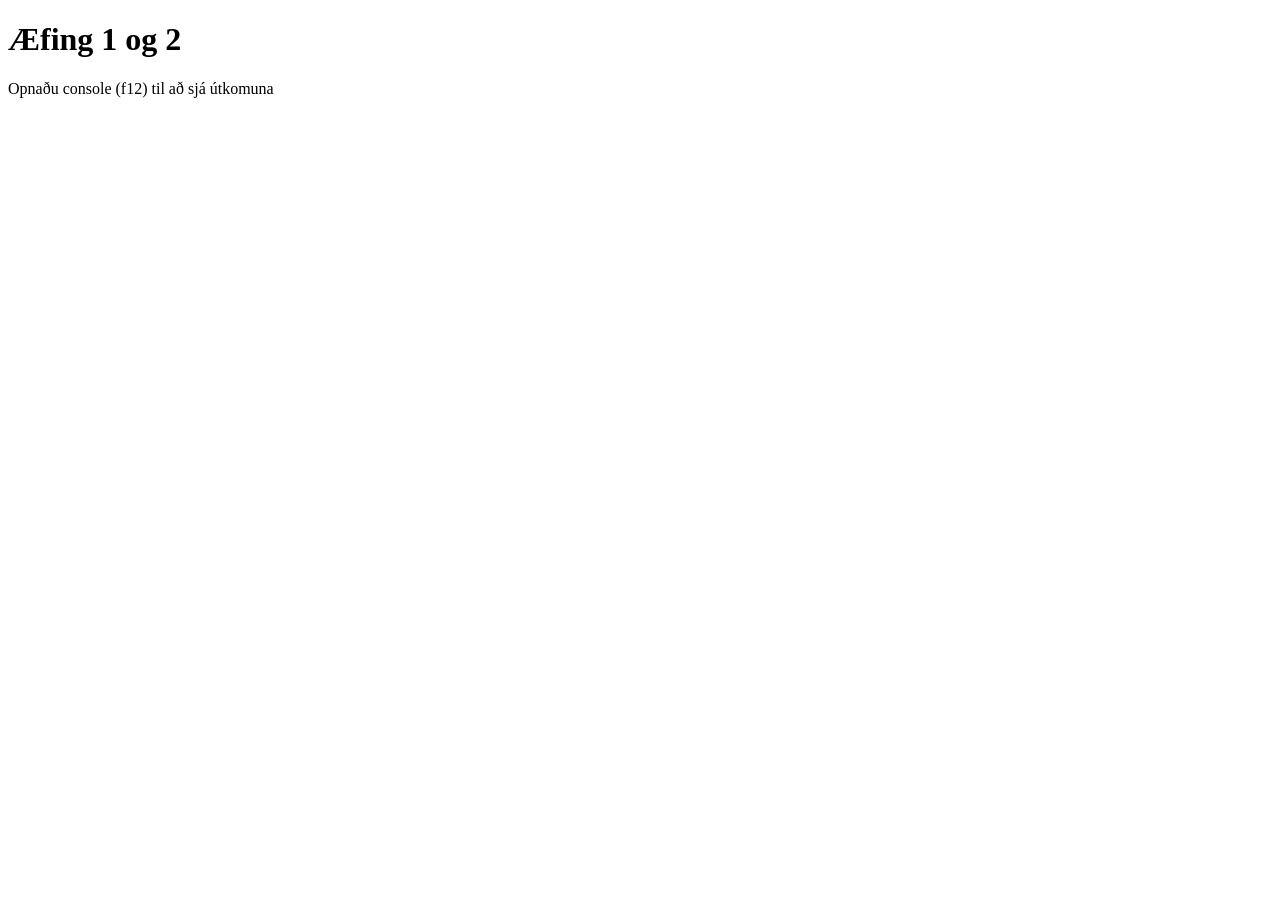
<file: index.html>
<!doctype html>
<html lang="en">
  <head>
    <meta charset="UTF-8" />
    <meta name="viewport" content="width=device-width, initial-scale=1.0" />
    <title>Æfing 1 og 2</title>
    <script src="script.js"></script>
  </head>
  <body>
    <h1>Æfing 1 og 2</h1>
    <p>Opnaðu console (f12) til að sjá útkomuna</p>
  </body>
</html>
</file>
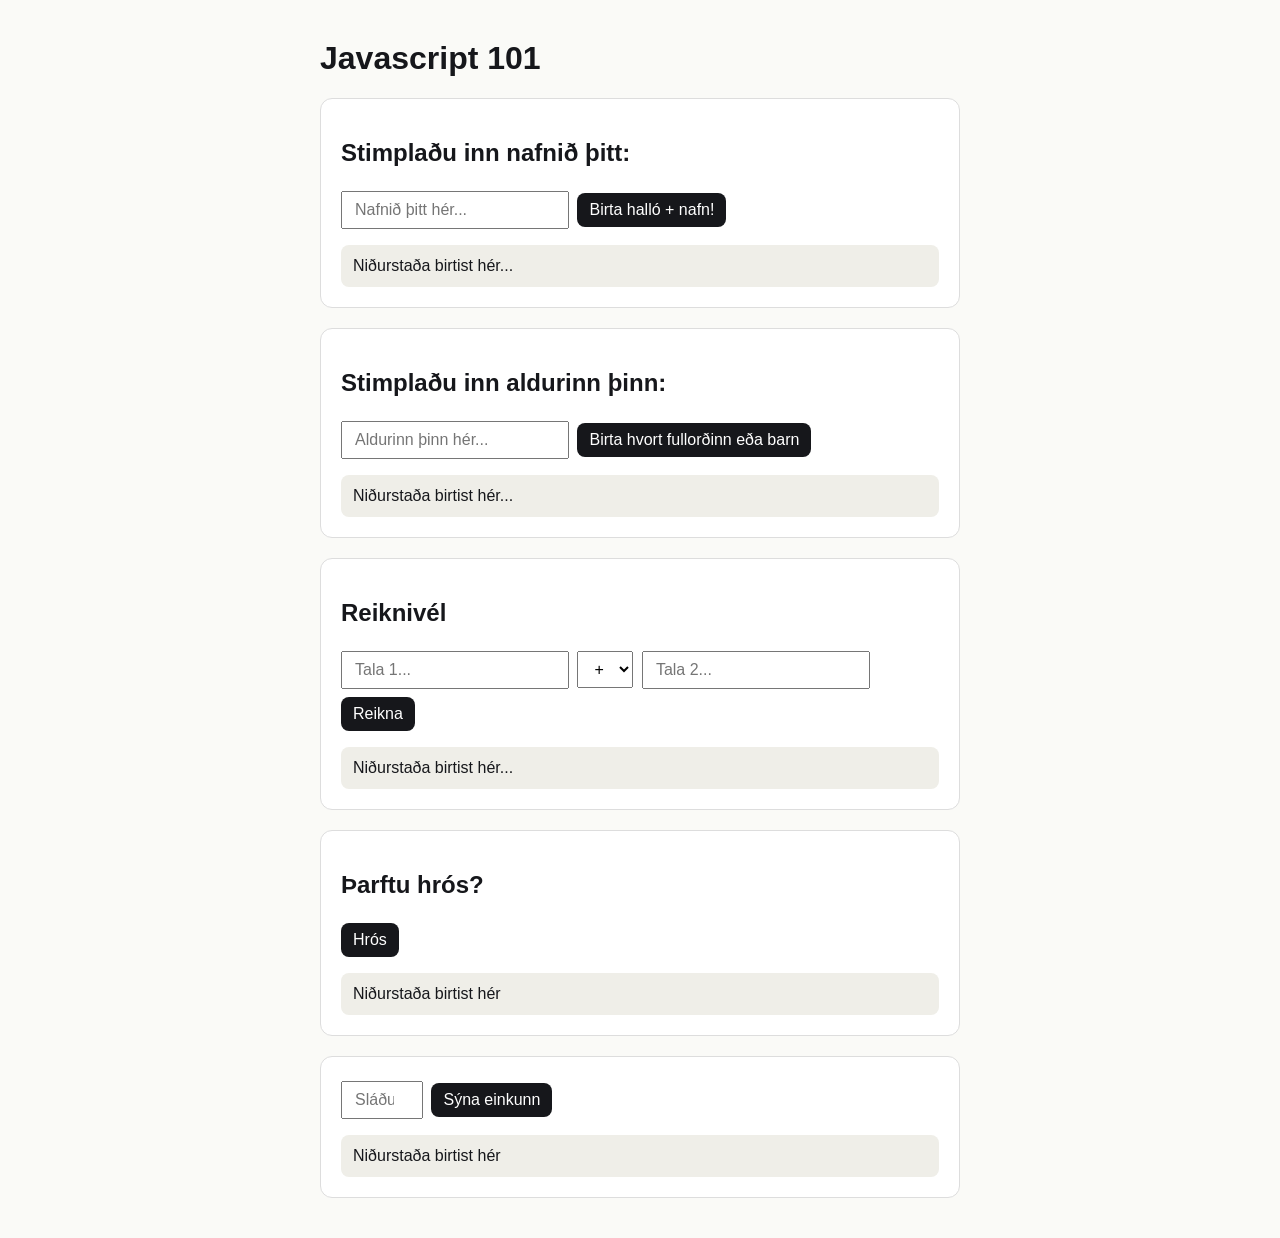
<file: aefing3/index.html>
<!doctype html>
<html lang="is">
  <head>
    <meta charset="UTF-8" />
    <meta name="viewport" content="width=device-width, initial-scale=1.0" />
    <title>Æfing 3</title>
    <link rel="stylesheet" href="style.css" />
    <script src="script.js"></script>
  </head>
  <body>
    <h1>Javascript 101</h1>

    <div class="card">
      <h2>Stimplaðu inn nafnið þitt:</h2>
      <input id="nameInput" type="text" placeholder="Nafnið þitt hér..." />
      <button onclick="sayHello()">Birta halló + nafn!</button>
      <div class="output" id="nameOutput">Niðurstaða birtist hér...</div>
    </div>

    <div class="card">
      <h2>Stimplaðu inn aldurinn þinn:</h2>
      <input id="ageInput" type="number" placeholder="Aldurinn þinn hér..." />
      <button onclick="checkAge()">Birta hvort fullorðinn eða barn</button>
      <div class="output" id="ageOutput">Niðurstaða birtist hér...</div>
    </div>

    <div class="card">
      <h2>Reiknivél</h2>
      <input id="num1" type="number" placeholder="Tala 1..." />
      <select id="operator">
        <option value="+">+</option>
        <option value="-">-</option>
        <!-- ÆFING 3.1: Bættu * og / við hér -->
        <option value="*">*</option>
        <option value="/">/</option>
      </select>
      <input id="num2" type="number" placeholder="Tala 2..." />
      <button onclick="calculate()">Reikna</button>
      <div class="output" id="calcOutput">Niðurstaða birtist hér...</div>
    </div>

    <!-- ÆFING 3.2: Nýtt kort með takka sem birtir hrós -->
    <div class="card">
      <h2>Þarftu hrós?</h2>
      <button oclick="compliment()">Hrós</button>
      <div class="output" id="complimentOutput">Niðurstaða birtist hér</div>
    </div>
    <!-- ÆFING 3.3: Nýtt kort með input fyrir stig, takka og output -->
    <div class="card">
      <input
        id="scoreInput"
        type="number"
        min="0"
        max="100"
        placeholder="Sláðu inn stig 0 til 100"
      />
      <button onclick="showGrade()">Sýna einkunn</button>
      <div class="output" id="gradeOutput">Niðurstaða birtist hér</div>
    </div>
  </body>
</html>
</file>
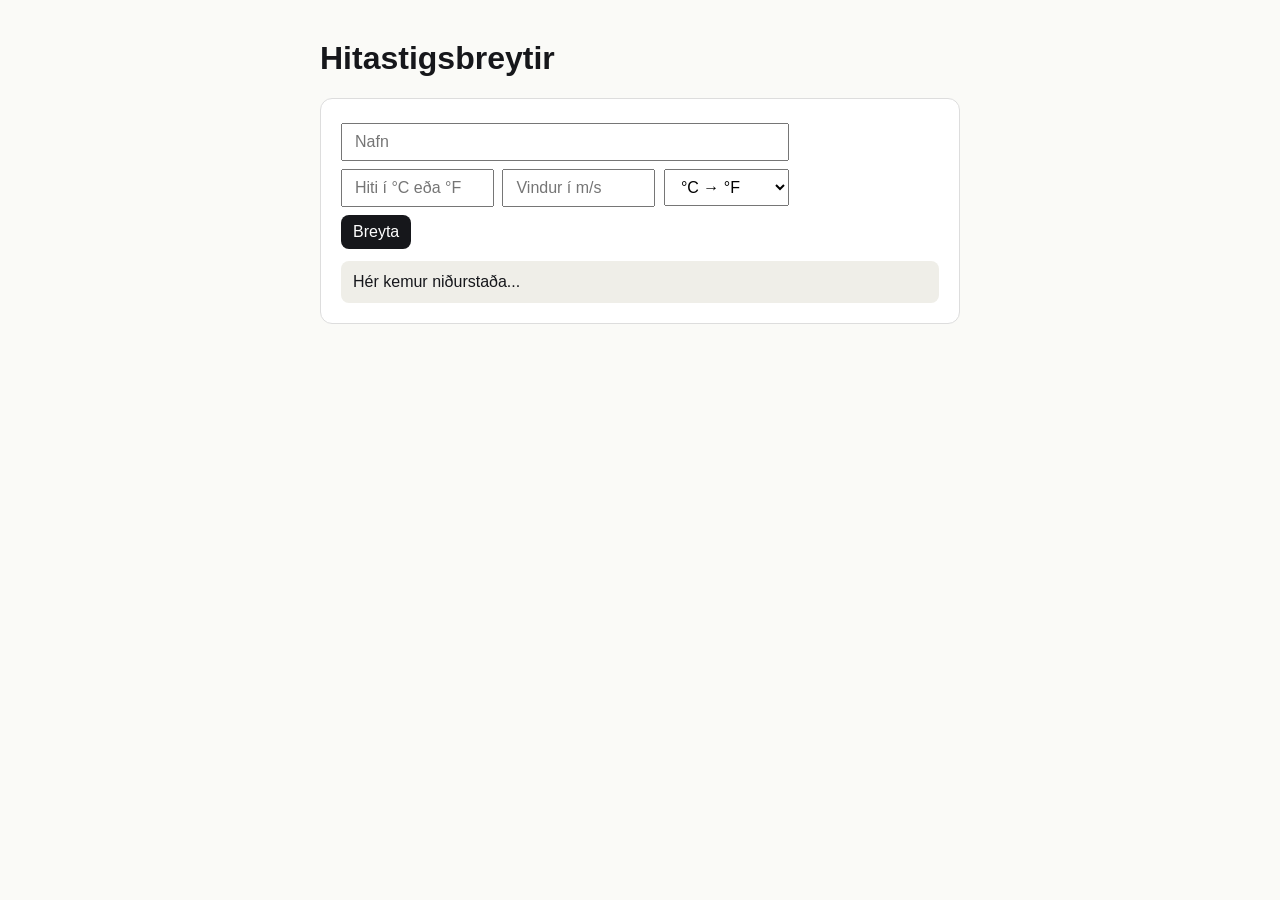
<file: timaverkefni/index.html>
<!doctype html>
<html lang="is">
  <head>
    <meta charset="UTF-8" />
    <meta name="viewport" content="width=device-width, initial-scale=1.0" />
    <title>Hitastigsbreytir</title>
    <link rel="stylesheet" href="style.css" />
    <script src="script.js"></script>
  </head>
  <body>
    <h1>Hitastigsbreytir</h1>

    <div class="card">
      <!-- HLUTI 2C: input fyrir nafn hér -->
      <input type="text" id="name" placeholder="Nafn" />
      <input id="celsius" type="number" placeholder="Hiti í °C eða °F" />

      <!-- HLUTI 2A: input fyrir vind (m/s) hér -->
      <input id="wind" type="number" placeholder="Vindur í m/s" />
      <!-- HLUTI 2B: select fyrir °C → °F og °F → °C hér -->
      <select name="" id="convert-method">
        <option value="cToF" selected>°C → °F</option>
        <option value="fToC">°F → °C</option>
      </select>
      <button onclick="convert()">Breyta</button>

      <div id="output">Hér kemur niðurstaða...</div>
    </div>
  </body>
</html>
</file>
<file: aefing3/style.css>
body {
  font-family: Arial, sans-serif;
  max-width: 640px;
  margin: 40px auto;
  padding: 0 16px;
  background: #fafaf7;
  color: #16171b;
}

.card {
  background: white;
  border: 1px solid #ddd;
  border-radius: 12px;
  padding: 20px;
  margin-bottom: 20px;
}

input,
select,
button {
  font-size: 16px;
  padding: 8px 12px;
  margin: 4px 4px 4px 0;
}

button {
  background: #16171b;
  color: white;
  border: none;
  border-radius: 8px;
  cursor: pointer;
}

.output,
#output {
  margin-top: 12px;
  padding: 12px;
  background: #efeee8;
  border-radius: 8px;
  white-space: pre-line;
}
</file>
<file: timaverkefni/style.css>
body {
  font-family: Arial, sans-serif;
  max-width: 640px;
  margin: 40px auto;
  padding: 0 16px;
  background: #fafaf7;
  color: #16171b;
}

.card {
  background: white;
  border: 1px solid #ddd;
  border-radius: 12px;
  padding: 20px;
  margin-bottom: 20px;
}

input,
select {
  width: 125px;
}

input#name {
  width: 420px;
  display: block;
}

input,
select,
button {
  font-size: 16px;
  padding: 8px 12px;
  margin: 4px 4px 4px 0;
}

button {
  display: block;
  background: #16171b;
  color: white;
  border: none;
  border-radius: 8px;
  cursor: pointer;
}

.output,
#output {
  margin-top: 12px;
  padding: 12px;
  background: #efeee8;
  border-radius: 8px;
  white-space: pre-line;
}
</file>
